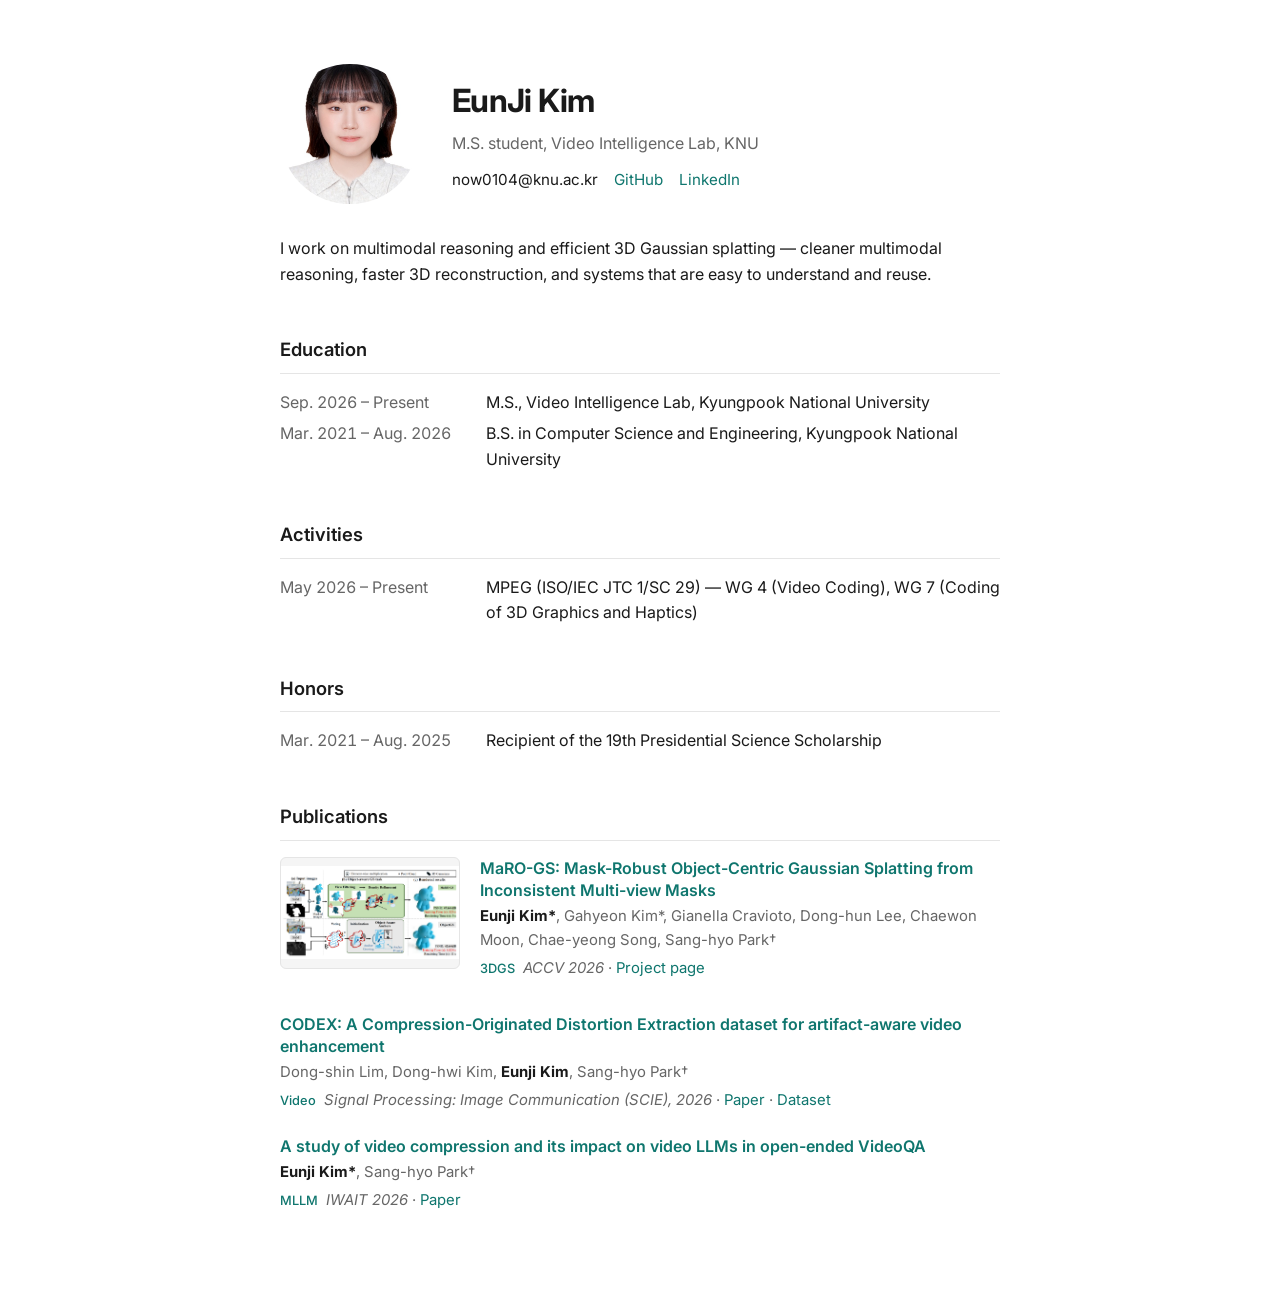
<file: index.html>
<!DOCTYPE html>
<html lang="ko">
<head>
  <meta charset="utf-8">
  <meta name="viewport" content="width=device-width, initial-scale=1">
  <meta name="description" content="EunJi Kim's research portfolio focused on MLLM and Efficient 3DGS.">
  <title>EunJi Kim | MLLM & Efficient 3DGS</title>
  <link rel="icon" href="static/images/favicon.ico">

  <link rel="preconnect" href="https://fonts.googleapis.com">
  <link rel="preconnect" href="https://fonts.gstatic.com" crossorigin>
  <link href="https://fonts.googleapis.com/css2?family=Inter:wght@400;500;600;700&display=swap" rel="stylesheet">

  <style>
    :root {
      --bg: #ffffff;
      --text: #1a1a1a;
      --muted: #666666;
      --line: #e5e5e5;
      --accent: #0f766e;
      color-scheme: light;
    }

    * { box-sizing: border-box; }

    body {
      margin: 0;
      background: var(--bg);
      color: var(--text);
      font-family: "Inter", -apple-system, BlinkMacSystemFont, "Segoe UI", sans-serif;
      font-size: 16px;
      line-height: 1.6;
    }

    main {
      max-width: 760px;
      margin: 0 auto;
      padding: 64px 20px 80px;
    }

    a { color: var(--accent); text-decoration: none; }
    a:hover { text-decoration: underline; }

    /* Profile */
    .profile {
      display: flex;
      gap: 32px;
      align-items: center;
    }
    .profile img {
      width: 140px;
      height: 140px;
      border-radius: 50%;
      object-fit: cover;
      flex-shrink: 0;
    }
    h1 {
      margin: 0 0 4px;
      font-size: 2rem;
      font-weight: 700;
      letter-spacing: -0.02em;
    }
    .subtitle { margin: 0 0 12px; color: var(--muted); }
    .links { display: flex; flex-wrap: wrap; gap: 6px 16px; font-size: 0.95rem; }

    .bio { margin: 32px 0 0; }

    /* Sections */
    h2 {
      margin: 48px 0 16px;
      padding-bottom: 8px;
      border-bottom: 1px solid var(--line);
      font-size: 1.15rem;
      font-weight: 600;
    }

    .timeline { list-style: none; margin: 0; padding: 0; }
    .timeline li { display: flex; gap: 16px; margin-bottom: 6px; }
    .timeline .date {
      flex: 0 0 190px;
      white-space: nowrap;
      color: var(--muted);
      font-variant-numeric: tabular-nums;
    }

    /* Publications */
    .pub {
      display: flex;
      gap: 20px;
      margin-bottom: 28px;
    }
    .pub img {
      width: 180px;
      aspect-ratio: 16 / 10;
      object-fit: contain;
      background: #f5f5f5;
      border: 1px solid var(--line);
      border-radius: 6px;
      flex-shrink: 0;
    }
    .pub-title { margin: 0 0 4px; font-weight: 600; line-height: 1.4; }
    .pub-meta { margin: 0 0 4px; color: var(--muted); font-size: 0.93rem; }
    .pub-meta strong { color: var(--text); }
    .pub-venue { font-style: italic; }
    .pub-text { margin-bottom: 18px; }
    .tag {
      display: inline-block;
      margin-right: 8px;
      font-size: 0.8rem;
      color: var(--accent);
      font-weight: 500;
    }

    @media (max-width: 600px) {
      main { padding-top: 40px; }
      .profile { flex-direction: column; align-items: flex-start; gap: 20px; }
      .profile img { width: 110px; height: 110px; }
      .timeline li { flex-direction: column; gap: 0; margin-bottom: 12px; }
      .timeline .date { flex-basis: auto; }
      .pub { flex-direction: column; gap: 12px; }
      .pub img { width: 100%; }
    }
  </style>
</head>
<body>
  <main>
    <header class="profile">
      <img src="static/images/profile.jpg" alt="EunJi Kim">
      <div>
        <h1>EunJi Kim</h1>
        <p class="subtitle">M.S. student, Video Intelligence Lab, KNU</p>
        <div class="links">
          <span>now0104@knu.ac.kr</span>
          <a href="https://github.com/EunJiKim02" target="_blank" rel="noreferrer">GitHub</a>
          <a href="https://www.linkedin.com/in/eunjikim02/" target="_blank" rel="noreferrer">LinkedIn</a>
        </div>
      </div>
    </header>

    <p class="bio">
      I work on multimodal reasoning and efficient 3D Gaussian splatting —
      cleaner multimodal reasoning, faster 3D reconstruction, and systems
      that are easy to understand and reuse.
    </p>

    <h2>Education</h2>
    <ul class="timeline">
      <li><span class="date">Sep. 2026 – Present</span><span>M.S., Video Intelligence Lab, Kyungpook National University</span></li>
      <li><span class="date">Mar. 2021 – Aug. 2026</span><span>B.S. in Computer Science and Engineering, Kyungpook National University</span></li>
    </ul>

    <h2>Activities</h2>
    <ul class="timeline">
      <li><span class="date">May 2026 – Present</span><span>MPEG (ISO/IEC JTC 1/SC 29) — WG 4 (Video Coding), WG 7 (Coding of 3D Graphics and Haptics)</span></li>
    </ul>

    <h2>Honors</h2>
    <ul class="timeline">
      <li><span class="date">Mar. 2021 – Aug. 2025</span><span>Recipient of the 19th Presidential Science Scholarship</span></li>
    </ul>

    <h2>Publications</h2>

    <div class="pub">
      <a href="https://eunjikim02.github.io/marogs/">
        <img src="marogs/marogs/static/images/teaser.png" alt="MaRO-GS teaser" loading="lazy">
      </a>
      <div>
        <p class="pub-title">
          <a href="https://eunjikim02.github.io/marogs/">MaRO-GS: Mask-Robust Object-Centric Gaussian Splatting from Inconsistent Multi-view Masks</a>
        </p>
        <p class="pub-meta"><strong>Eunji Kim*</strong>, Gahyeon Kim*, Gianella Cravioto, Dong-hun Lee, Chaewon Moon, Chae-yeong Song, Sang-hyo Park†</p>
        <p class="pub-meta"><span class="tag">3DGS</span><span class="pub-venue">ACCV 2026</span> · <a href="https://eunjikim02.github.io/marogs/">Project page</a></p>
      </div>
    </div>

    <div class="pub pub-text">
      <div>
        <p class="pub-title">
          <a href="https://www.sciencedirect.com/science/article/pii/S0923596526002286" target="_blank" rel="noreferrer">CODEX: A Compression-Originated Distortion Extraction dataset for artifact-aware video enhancement</a>
        </p>
        <p class="pub-meta">Dong-shin Lim, Dong-hwi Kim, <strong>Eunji Kim</strong>, Sang-hyo Park†</p>
        <p class="pub-meta"><span class="tag">Video</span><span class="pub-venue">Signal Processing: Image Communication (SCIE), 2026</span> · <a href="https://www.sciencedirect.com/science/article/pii/S0923596526002286" target="_blank" rel="noreferrer">Paper</a> · <a href="https://zenodo.org/records/17373751" target="_blank" rel="noreferrer">Dataset</a></p>
      </div>
    </div>

    <div class="pub pub-text">
      <div>
        <p class="pub-title">
          <a href="https://www.spiedigitallibrary.org/conference-proceedings-of-spie/14072/140720R/A-study-of-video-compression-and-its-impact-on-video/10.1117/12.3102187.short" target="_blank" rel="noreferrer">A study of video compression and its impact on video LLMs in open-ended VideoQA</a>
        </p>
        <p class="pub-meta"><strong>Eunji Kim*</strong>, Sang-hyo Park†</p>
        <p class="pub-meta"><span class="tag">MLLM</span><span class="pub-venue">IWAIT 2026</span> · <a href="https://www.spiedigitallibrary.org/conference-proceedings-of-spie/14072/140720R/A-study-of-video-compression-and-its-impact-on-video/10.1117/12.3102187.short" target="_blank" rel="noreferrer">Paper</a></p>
      </div>
    </div>
  </main>
</body>
</html>
</file>
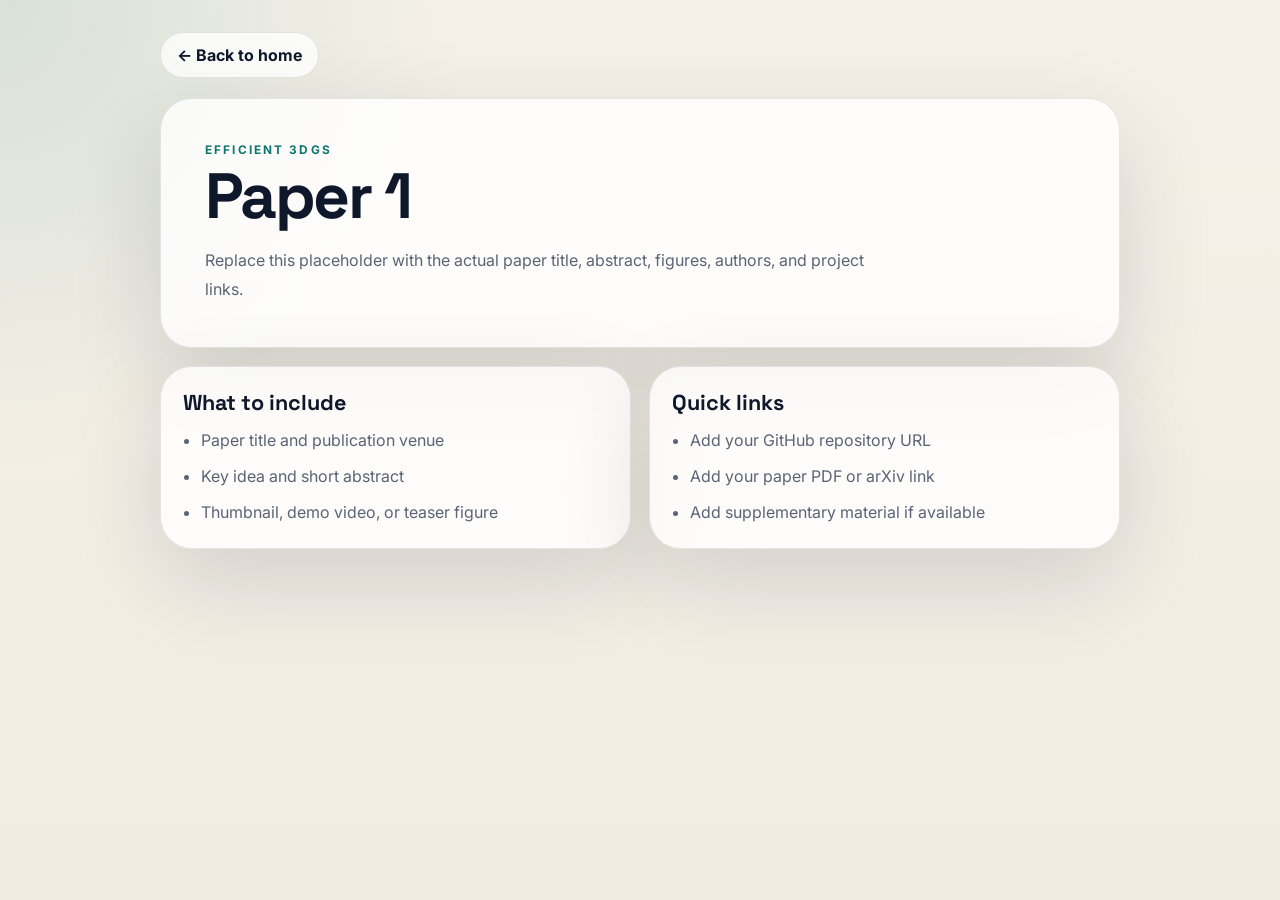
<file: projects/3dgs-paper-1.html>
<!DOCTYPE html>
<html lang="ko">
<head>
  <meta charset="utf-8">
  <meta name="viewport" content="width=device-width, initial-scale=1">
  <title>Efficient 3DGS Paper 1 | EunJi Kim</title>
  <meta name="description" content="Placeholder project page for an Efficient 3DGS paper.">
  <link rel="preconnect" href="https://fonts.googleapis.com">
  <link rel="preconnect" href="https://fonts.gstatic.com" crossorigin>
  <link href="https://fonts.googleapis.com/css2?family=Inter:wght@400;500;600;700;800&family=Space+Grotesk:wght@500;700&display=swap" rel="stylesheet">
  <link rel="stylesheet" href="../static/css/index.css">
</head>
<body class="project-page">
  <main class="project-shell">
    <a class="back-link" href="../index.html">← Back to home</a>

    <section class="project-hero">
      <p class="topic-label">Efficient 3DGS</p>
      <h1>Paper 1</h1>
      <p class="project-summary">
        Replace this placeholder with the actual paper title, abstract, figures, authors, and project links.
      </p>
    </section>

    <div class="project-panels">
      <article class="project-card">
        <h2>What to include</h2>
        <ul>
          <li>Paper title and publication venue</li>
          <li>Key idea and short abstract</li>
          <li>Thumbnail, demo video, or teaser figure</li>
        </ul>
      </article>

      <article class="project-card">
        <h2>Quick links</h2>
        <ul>
          <li>Add your GitHub repository URL</li>
          <li>Add your paper PDF or arXiv link</li>
          <li>Add supplementary material if available</li>
        </ul>
      </article>
    </div>
  </main>
</body>
</html>
</file>
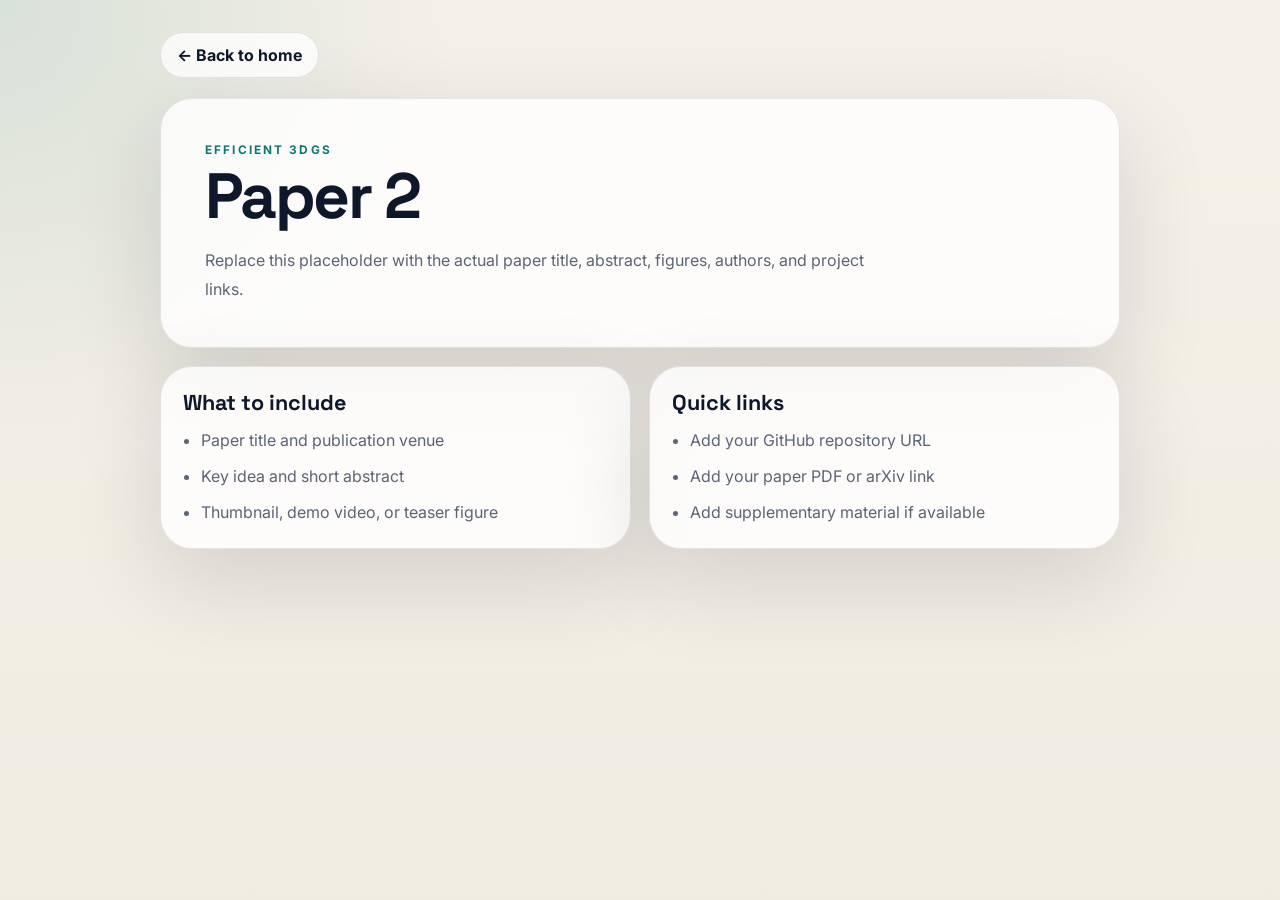
<file: projects/3dgs-paper-2.html>
<!DOCTYPE html>
<html lang="ko">
<head>
  <meta charset="utf-8">
  <meta name="viewport" content="width=device-width, initial-scale=1">
  <title>Efficient 3DGS Paper 2 | EunJi Kim</title>
  <meta name="description" content="Placeholder project page for a second Efficient 3DGS paper.">
  <link rel="preconnect" href="https://fonts.googleapis.com">
  <link rel="preconnect" href="https://fonts.gstatic.com" crossorigin>
  <link href="https://fonts.googleapis.com/css2?family=Inter:wght@400;500;600;700;800&family=Space+Grotesk:wght@500;700&display=swap" rel="stylesheet">
  <link rel="stylesheet" href="../static/css/index.css">
</head>
<body class="project-page">
  <main class="project-shell">
    <a class="back-link" href="../index.html">← Back to home</a>

    <section class="project-hero">
      <p class="topic-label">Efficient 3DGS</p>
      <h1>Paper 2</h1>
      <p class="project-summary">
        Replace this placeholder with the actual paper title, abstract, figures, authors, and project links.
      </p>
    </section>

    <div class="project-panels">
      <article class="project-card">
        <h2>What to include</h2>
        <ul>
          <li>Paper title and publication venue</li>
          <li>Key idea and short abstract</li>
          <li>Thumbnail, demo video, or teaser figure</li>
        </ul>
      </article>

      <article class="project-card">
        <h2>Quick links</h2>
        <ul>
          <li>Add your GitHub repository URL</li>
          <li>Add your paper PDF or arXiv link</li>
          <li>Add supplementary material if available</li>
        </ul>
      </article>
    </div>
  </main>
</body>
</html>
</file>
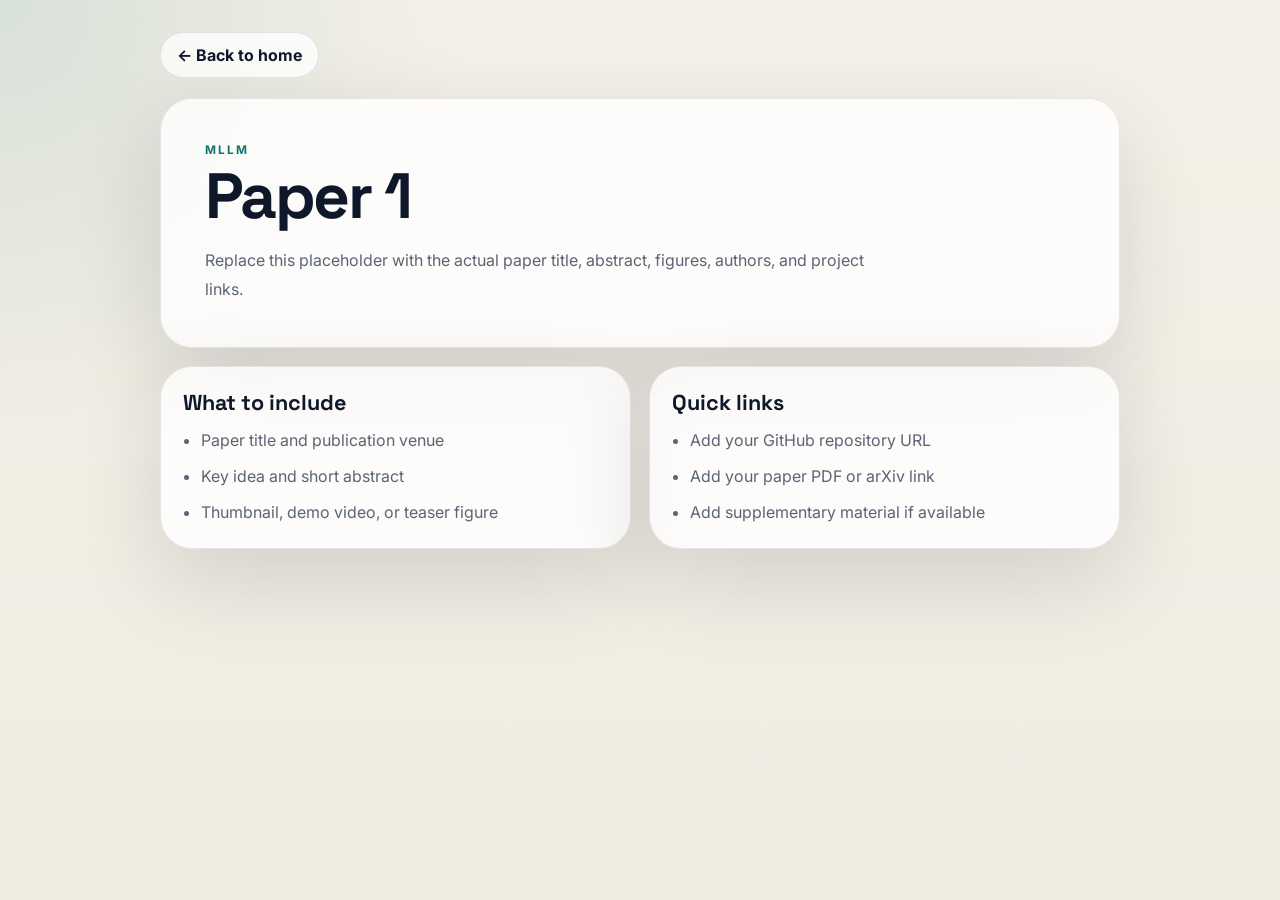
<file: projects/mllm-paper-1.html>
<!DOCTYPE html>
<html lang="ko">
<head>
  <meta charset="utf-8">
  <meta name="viewport" content="width=device-width, initial-scale=1">
  <title>MLLM Paper 1 | EunJi Kim</title>
  <meta name="description" content="Placeholder project page for an MLLM paper.">
  <link rel="preconnect" href="https://fonts.googleapis.com">
  <link rel="preconnect" href="https://fonts.gstatic.com" crossorigin>
  <link href="https://fonts.googleapis.com/css2?family=Inter:wght@400;500;600;700;800&family=Space+Grotesk:wght@500;700&display=swap" rel="stylesheet">
  <link rel="stylesheet" href="../static/css/index.css">
</head>
<body class="project-page">
  <main class="project-shell">
    <a class="back-link" href="../index.html">← Back to home</a>

    <section class="project-hero">
      <p class="topic-label">MLLM</p>
      <h1>Paper 1</h1>
      <p class="project-summary">
        Replace this placeholder with the actual paper title, abstract, figures, authors, and project links.
      </p>
    </section>

    <div class="project-panels">
      <article class="project-card">
        <h2>What to include</h2>
        <ul>
          <li>Paper title and publication venue</li>
          <li>Key idea and short abstract</li>
          <li>Thumbnail, demo video, or teaser figure</li>
        </ul>
      </article>

      <article class="project-card">
        <h2>Quick links</h2>
        <ul>
          <li>Add your GitHub repository URL</li>
          <li>Add your paper PDF or arXiv link</li>
          <li>Add supplementary material if available</li>
        </ul>
      </article>
    </div>
  </main>
</body>
</html>
</file>
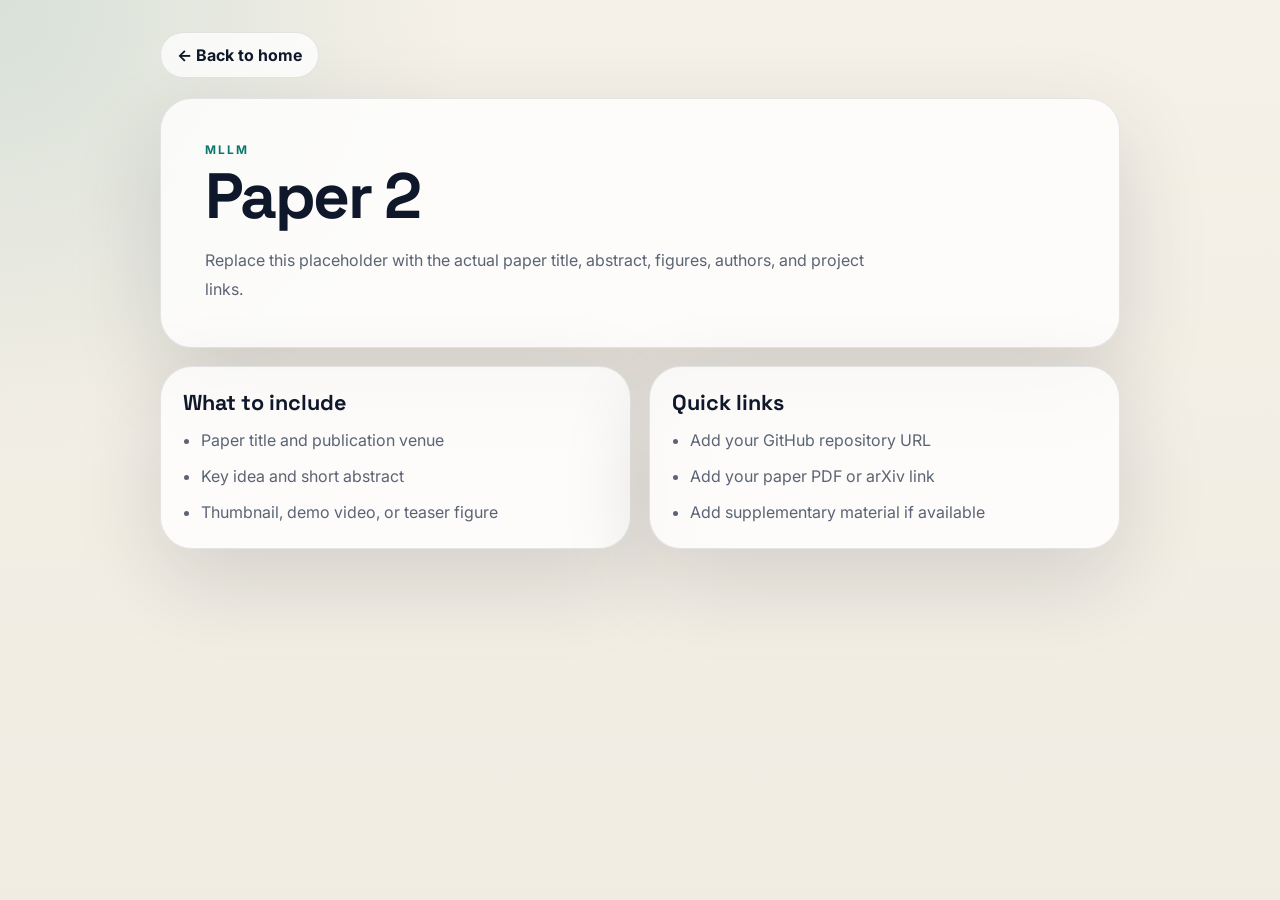
<file: projects/mllm-paper-2.html>
<!DOCTYPE html>
<html lang="ko">
<head>
  <meta charset="utf-8">
  <meta name="viewport" content="width=device-width, initial-scale=1">
  <title>MLLM Paper 2 | EunJi Kim</title>
  <meta name="description" content="Placeholder project page for a second MLLM paper.">
  <link rel="preconnect" href="https://fonts.googleapis.com">
  <link rel="preconnect" href="https://fonts.gstatic.com" crossorigin>
  <link href="https://fonts.googleapis.com/css2?family=Inter:wght@400;500;600;700;800&family=Space+Grotesk:wght@500;700&display=swap" rel="stylesheet">
  <link rel="stylesheet" href="../static/css/index.css">
</head>
<body class="project-page">
  <main class="project-shell">
    <a class="back-link" href="../index.html">← Back to home</a>

    <section class="project-hero">
      <p class="topic-label">MLLM</p>
      <h1>Paper 2</h1>
      <p class="project-summary">
        Replace this placeholder with the actual paper title, abstract, figures, authors, and project links.
      </p>
    </section>

    <div class="project-panels">
      <article class="project-card">
        <h2>What to include</h2>
        <ul>
          <li>Paper title and publication venue</li>
          <li>Key idea and short abstract</li>
          <li>Thumbnail, demo video, or teaser figure</li>
        </ul>
      </article>

      <article class="project-card">
        <h2>Quick links</h2>
        <ul>
          <li>Add your GitHub repository URL</li>
          <li>Add your paper PDF or arXiv link</li>
          <li>Add supplementary material if available</li>
        </ul>
      </article>
    </div>
  </main>
</body>
</html>
</file>
<file: static/css/index.css>
:root {
  --bg-0: #f6f1e8;
  --bg-1: #f1ece2;
  --panel: rgba(255, 252, 245, 0.84);
  --panel-strong: rgba(17, 24, 39, 0.9);
  --line: rgba(15, 23, 42, 0.1);
  --line-strong: rgba(255, 255, 255, 0.12);
  --text: #0f172a;
  --muted: #5b6475;
  --muted-strong: #c9d2e3;
  --accent: #0f766e;
  --accent-2: #f97316;
  --accent-soft: #f59e0b;
  --shadow-lg: 0 30px 90px rgba(15, 23, 42, 0.14);
  --shadow-md: 0 18px 50px rgba(15, 23, 42, 0.1);
  --shadow-sm: 0 8px 20px rgba(15, 23, 42, 0.08);
  --radius-xl: 32px;
  --radius-lg: 24px;
  --radius-md: 18px;
  --radius-sm: 14px;
}

* {
  box-sizing: border-box;
}

html {
  scroll-behavior: smooth;
}

body {
  margin: 0;
  min-height: 100vh;
  font-family: 'Inter', sans-serif;
  color: var(--text);
  background:
    radial-gradient(circle at top left, rgba(15, 118, 110, 0.14), transparent 28%),
    radial-gradient(circle at 85% 15%, rgba(249, 115, 22, 0.12), transparent 22%),
    linear-gradient(180deg, var(--bg-0) 0%, var(--bg-1) 100%);
  -webkit-font-smoothing: antialiased;
  -moz-osx-font-smoothing: grayscale;
}

a {
  color: inherit;
  text-decoration: none;
}

img {
  display: block;
  max-width: 100%;
}

.page-bg {
  position: fixed;
  inset: 0;
  pointer-events: none;
  overflow: hidden;
}

.orb {
  position: absolute;
  border-radius: 999px;
  filter: blur(8px);
  opacity: 0.75;
  animation: float 16s ease-in-out infinite;
}

.orb-a {
  width: 260px;
  height: 260px;
  top: -70px;
  right: -60px;
  background: linear-gradient(135deg, rgba(15, 118, 110, 0.28), rgba(15, 118, 110, 0.02));
}

.orb-b {
  width: 220px;
  height: 220px;
  left: -70px;
  top: 34vh;
  background: linear-gradient(135deg, rgba(249, 115, 22, 0.22), rgba(249, 115, 22, 0.02));
  animation-delay: -4s;
}

.grid-line {
  position: absolute;
  inset: 0;
  background-image: linear-gradient(rgba(15, 23, 42, 0.035) 1px, transparent 1px), linear-gradient(90deg, rgba(15, 23, 42, 0.035) 1px, transparent 1px);
  background-size: 62px 62px;
  mask-image: linear-gradient(180deg, rgba(0, 0, 0, 0.45), transparent 85%);
}

.page-shell {
  position: relative;
  width: min(1180px, calc(100% - 40px));
  margin: 0 auto;
  padding: 32px 0 64px;
}

.hero-panel,
.topic-card {
  background: var(--panel);
  border: 1px solid var(--line);
  box-shadow: var(--shadow-lg);
  backdrop-filter: blur(18px);
}

.hero-panel {
  border-radius: var(--radius-xl);
  padding: clamp(28px, 4vw, 48px);
}

.eyebrow,
.section-head p,
.topic-label,
.paper-domain,
.aside-label {
  margin: 0;
  text-transform: uppercase;
  letter-spacing: 0.18em;
  font-size: 0.74rem;
  font-weight: 700;
  color: var(--accent);
}

.hero-layout {
  display: grid;
  grid-template-columns: minmax(0, 1.25fr) minmax(280px, 0.8fr);
  gap: 28px;
  align-items: start;
  margin-top: 18px;
}

.intro-line {
  margin: 0 0 10px;
  color: var(--muted);
  font-weight: 600;
}

.hero-copy h1,
.section-head h2,
.topic-head h3,
.aside-card h2,
.paper-copy h4,
.project-hero h1 {
  margin: 0;
  font-family: 'Space Grotesk', sans-serif;
  letter-spacing: -0.04em;
}

.hero-copy h1 {
  font-size: clamp(3.2rem, 8vw, 5.6rem);
  line-height: 0.95;
}

.hero-name-row {
  display: flex;
  align-items: center;
  gap: 18px;
  flex-wrap: wrap;
}

.hero-avatar {
  width: 112px;
  height: 112px;
  flex: 0 0 auto;
  border-radius: 999px;
  border: 1px solid rgba(15, 23, 42, 0.12);
  box-shadow: var(--shadow-md);
  background-color: #dbe4ef;
  background-size: cover;
  background-position: 58% center;
  background-repeat: no-repeat;
}

.hero-text {
  max-width: 62ch;
  margin: 20px 0 0;
  color: var(--muted);
  font-size: 1.04rem;
  line-height: 1.8;
}

.meta-list {
  display: flex;
  flex-wrap: wrap;
  gap: 12px;
  margin-top: 26px;
}

.meta-item {
  min-width: 180px;
  padding: 16px 18px;
  border-radius: var(--radius-md);
  border: 1px solid var(--line);
  background: rgba(255, 255, 255, 0.62);
  box-shadow: var(--shadow-sm);
}

.meta-item span {
  display: block;
  color: var(--muted);
  font-size: 0.84rem;
  margin-bottom: 6px;
}

.meta-item strong {
  font-size: 1rem;
}

.affiliation-entry {
  display: grid;
  grid-template-columns: 108px minmax(0, 1fr);
  gap: 12px;
  align-items: start;
  line-height: 1.5;
}

.affiliation-entry + .affiliation-entry {
  margin-top: 8px;
}

.affiliation-year {
  font-family: 'Space Grotesk', sans-serif;
  color: var(--accent);
  font-weight: 800;
  font-size: 0.82rem;
  letter-spacing: 0.08em;
  white-space: nowrap;
}

.affiliation-text {
  font-family: 'Inter', sans-serif;
  color: var(--text);
  font-size: 0.96rem;
  line-height: 1.58;
}

.social-row {
  display: flex;
  flex-wrap: wrap;
  gap: 12px;
  margin-top: 28px;
}

.social-button,
.back-link,
.paper-link {
  display: inline-flex;
  align-items: center;
  gap: 10px;
  font-weight: 700;
}

.social-button {
  padding: 14px 18px;
  border-radius: 999px;
  border: 1px solid transparent;
  box-shadow: var(--shadow-sm);
  transition: transform 180ms ease, box-shadow 180ms ease, border-color 180ms ease, background 180ms ease;
}

.social-button i {
  font-size: 1.05rem;
}

.social-icon {
  width: 26px;
  height: 26px;
  display: inline-block;
  border-radius: 999px;
  background: rgba(255, 255, 255, 0.16);
  border: 1px solid rgba(255, 255, 255, 0.22);
}

.social-icon svg {
  width: 16px;
  height: 16px;
  display: block;
}

.social-button.github {
  background: var(--panel-strong);
  color: #fff;
}

.social-button.linkedin {
  background: linear-gradient(135deg, #0a66c2 0%, #094f97 100%);
  color: #fff;
}

.social-button:hover,
.paper-card:hover,
.back-link:hover {
  transform: translateY(-3px);
  box-shadow: var(--shadow-md);
}

.hero-aside {
  display: grid;
  gap: 16px;
}

.aside-card {
  padding: 24px;
  border-radius: var(--radius-lg);
  background: linear-gradient(180deg, rgba(15, 23, 42, 0.96), rgba(15, 23, 42, 0.84));
  color: #eef3fb;
  border: 1px solid rgba(255, 255, 255, 0.1);
  box-shadow: var(--shadow-md);
}

.aside-card h2 {
  font-size: clamp(1.6rem, 3vw, 2rem);
  line-height: 1.05;
  margin-top: 8px;
}

.aside-card p {
  color: var(--muted-strong);
  line-height: 1.75;
  margin: 14px 0 0;
}

.tag-cloud {
  display: flex;
  flex-wrap: wrap;
  gap: 10px;
}

.tag-cloud span {
  padding: 11px 14px;
  border-radius: 999px;
  background: rgba(255, 255, 255, 0.66);
  border: 1px solid var(--line);
  color: var(--text);
  font-weight: 600;
  box-shadow: var(--shadow-sm);
}

.papers-section {
  margin-top: 28px;
  display: grid;
  gap: 22px;
}

.section-head {
  padding: 10px 4px 0;
}

.section-head h2 {
  font-size: clamp(2rem, 5vw, 3rem);
  line-height: 1;
  margin-top: 8px;
}

.topic-card {
  border-radius: var(--radius-xl);
  padding: clamp(22px, 3.5vw, 34px);
}

.topic-head {
  display: grid;
  grid-template-columns: minmax(0, 1fr) minmax(220px, 320px);
  gap: 20px;
  align-items: end;
  margin-bottom: 22px;
}

.topic-head h3 {
  font-size: clamp(1.6rem, 3vw, 2.2rem);
  line-height: 1.06;
  margin-top: 8px;
}

.topic-note {
  margin: 0;
  color: var(--muted);
  line-height: 1.75;
}

.paper-carousel {
  display: grid;
  grid-template-columns: auto minmax(0, 1fr) auto;
  grid-template-rows: auto auto;
  align-items: center;
  gap: 14px;
  width: min(100%, 680px);
  margin: 0 auto;
}

.paper-viewport {
  overflow: hidden;
  width: 100%;
  grid-column: 2;
  grid-row: 1;
}

.paper-indicators {
  grid-column: 2;
  grid-row: 2;
  display: flex;
  align-items: center;
  justify-content: center;
  gap: 8px;
  padding-top: 8px;
  min-height: 22px;
}

.paper-grid {
  display: flex;
  gap: 0;
  overflow: visible;
  padding-bottom: 0;
  will-change: transform;
}

.paper-card {
  flex: 0 0 100%;
  width: 100%;
  max-width: 100%;
  background: rgba(255, 255, 255, 0.72);
  border: 1px solid var(--line);
  border-radius: var(--radius-lg);
  overflow: hidden;
  box-shadow: var(--shadow-sm);
  transition: transform 180ms ease, box-shadow 180ms ease, border-color 180ms ease;
}

/* Make card heights consistent regardless of content length */
.paper-card {
  display: flex;
  flex-direction: column;
  min-height: 420px;
}

.paper-image-wrap {
  flex: 0 0 auto;
}

.paper-copy {
  flex: 1 1 auto;
  display: flex;
  flex-direction: column;
  justify-content: space-between;
}

/* Clamp long author/description paragraphs so cards stay even */
.paper-copy p {
  display: -webkit-box;
  -webkit-line-clamp: 3;
  -webkit-box-orient: vertical;
  overflow: hidden;
}

.paper-controls {
  display: flex;
  gap: 10px;
}

.paper-control-btn {
  width: 44px;
  height: 44px;
  display: inline-flex;
  align-items: center;
  justify-content: center;
  border: 1px solid var(--line);
  border-radius: 999px;
  background: rgba(255, 255, 255, 0.9);
  color: var(--text);
  box-shadow: var(--shadow-sm);
  transition: transform 180ms ease, box-shadow 180ms ease, opacity 180ms ease, border-color 180ms ease;
  cursor: pointer;
  font-size: 1.2rem;
  line-height: 1;
  opacity: 0;
  pointer-events: none;
}

.paper-indicator {
  width: 8px;
  height: 8px;
  border: none;
  border-radius: 999px;
  background: rgba(15, 23, 42, 0.24);
  padding: 0;
  cursor: pointer;
  transition: transform 180ms ease, background 180ms ease, width 180ms ease, height 180ms ease;
}

.paper-indicator.is-active {
  width: 14px;
  height: 14px;
  background: var(--accent);
  transform: scale(1.06);
}

.paper-indicator:hover {
  background: var(--accent);
}

.paper-carousel:hover .paper-control-btn,
.paper-carousel:focus-within .paper-control-btn {
  opacity: 1;
  pointer-events: auto;
}

/* When arrows are toggled off for single-card carousels, keep them hidden even on hover */
.paper-control-btn.no-arrows {
  opacity: 0 !important;
  pointer-events: none !important;
}

.paper-control-btn:hover:not(:disabled) {
  transform: translateY(-2px);
  box-shadow: var(--shadow-md);
  border-color: rgba(15, 118, 110, 0.24);
}

.paper-control-btn:disabled {
  opacity: 0.35;
  cursor: not-allowed;
  box-shadow: none;
}

.paper-link-arrow {
  font-size: 1rem;
  line-height: 1;
}

.paper-card-link {
  display: block;
}

.paper-card:hover {
  border-color: rgba(15, 118, 110, 0.28);
}

.paper-image-wrap {
  position: relative;
  display: flex;
  align-items: center;
  justify-content: center;
  aspect-ratio: 16 / 7.8;
  overflow: hidden;
  background: #ffffff;
  border-bottom: 1px solid rgba(15, 23, 42, 0.08);
  box-shadow: inset 0 -1px 0 rgba(15, 23, 42, 0.03), 0 10px 20px rgba(15, 23, 42, 0.04);
}

.paper-image-backdrop,
.paper-image-foreground {
  position: absolute;
  inset: 0;
  width: 100%;
  height: 100%;
}

.paper-image-backdrop {
  object-fit: cover;
  opacity: 0;
}

.paper-image-foreground {
  object-fit: contain;
  background: #ffffff;
  transition: transform 260ms ease;
  z-index: 1;
}

.paper-card:hover .paper-image-foreground {
  transform: scale(1.01);
}

.paper-copy {
  padding: 18px 18px 20px;
}

.paper-domain {
  color: var(--accent-2);
  font-size: 0.68rem;
}

.paper-copy h4 {
  font-size: 1.25rem;
  margin-top: 8px;
}

.paper-copy p {
  margin: 10px 0 14px;
  color: var(--muted);
  line-height: 1.7;
}

.paper-link {
  color: var(--accent);
}

.paper-link i {
  font-size: 0.95rem;
}

.project-page {
  background:
    radial-gradient(circle at top left, rgba(15, 118, 110, 0.13), transparent 30%),
    linear-gradient(180deg, var(--bg-0) 0%, var(--bg-1) 100%);
}

.project-shell {
  width: min(960px, calc(100% - 40px));
  margin: 0 auto;
  padding: 32px 0 64px;
}

.back-link {
  width: fit-content;
  padding: 12px 16px;
  border-radius: 999px;
  border: 1px solid var(--line);
  background: rgba(255, 255, 255, 0.76);
  color: var(--text);
  margin-bottom: 20px;
}

.project-hero,
.project-card {
  border: 1px solid var(--line);
  border-radius: var(--radius-xl);
  background: rgba(255, 255, 255, 0.8);
  box-shadow: var(--shadow-lg);
}

.project-hero {
  padding: clamp(28px, 4vw, 44px);
}

.project-hero h1 {
  font-size: clamp(2.3rem, 6vw, 4rem);
  line-height: 0.98;
  margin-top: 8px;
}

.project-summary {
  max-width: 68ch;
  margin: 18px 0 0;
  color: var(--muted);
  line-height: 1.8;
}

.project-panels {
  display: grid;
  grid-template-columns: repeat(2, minmax(0, 1fr));
  gap: 18px;
  margin-top: 18px;
}

.project-card {
  padding: 22px;
}

.project-card h2 {
  margin: 0 0 10px;
  font-family: 'Space Grotesk', sans-serif;
  font-size: 1.35rem;
}

.project-card p,
.project-card li {
  color: var(--muted);
  line-height: 1.75;
}

.project-card ul {
  margin: 0;
  padding-left: 18px;
}

.project-card li + li {
  margin-top: 8px;
}

@keyframes float {
  0%,
  100% {
    transform: translate3d(0, 0, 0);
  }
  50% {
    transform: translate3d(0, 18px, 0);
  }
}

@media (max-width: 960px) {
  .hero-layout,
  .topic-head,
  .project-panels {
    grid-template-columns: 1fr;
  }

  .paper-carousel {
    width: 100%;
    grid-template-columns: auto minmax(0, 1fr) auto;
  }

  .paper-indicators {
    gap: 7px;
  }
}

@media (max-width: 640px) {
  .page-shell,
  .project-shell {
    width: min(100% - 22px, 1180px);
    padding-top: 20px;
  }

  .hero-panel,
  .topic-card,
  .project-hero,
  .project-card {
    border-radius: 22px;
  }

  .hero-copy h1 {
    font-size: clamp(2.6rem, 16vw, 4rem);
  }

  .hero-avatar {
    width: 88px;
    height: 88px;
  }

  .social-button {
    width: 100%;
    justify-content: center;
  }

  .meta-item {
    min-width: 100%;
  }
}
</file>
